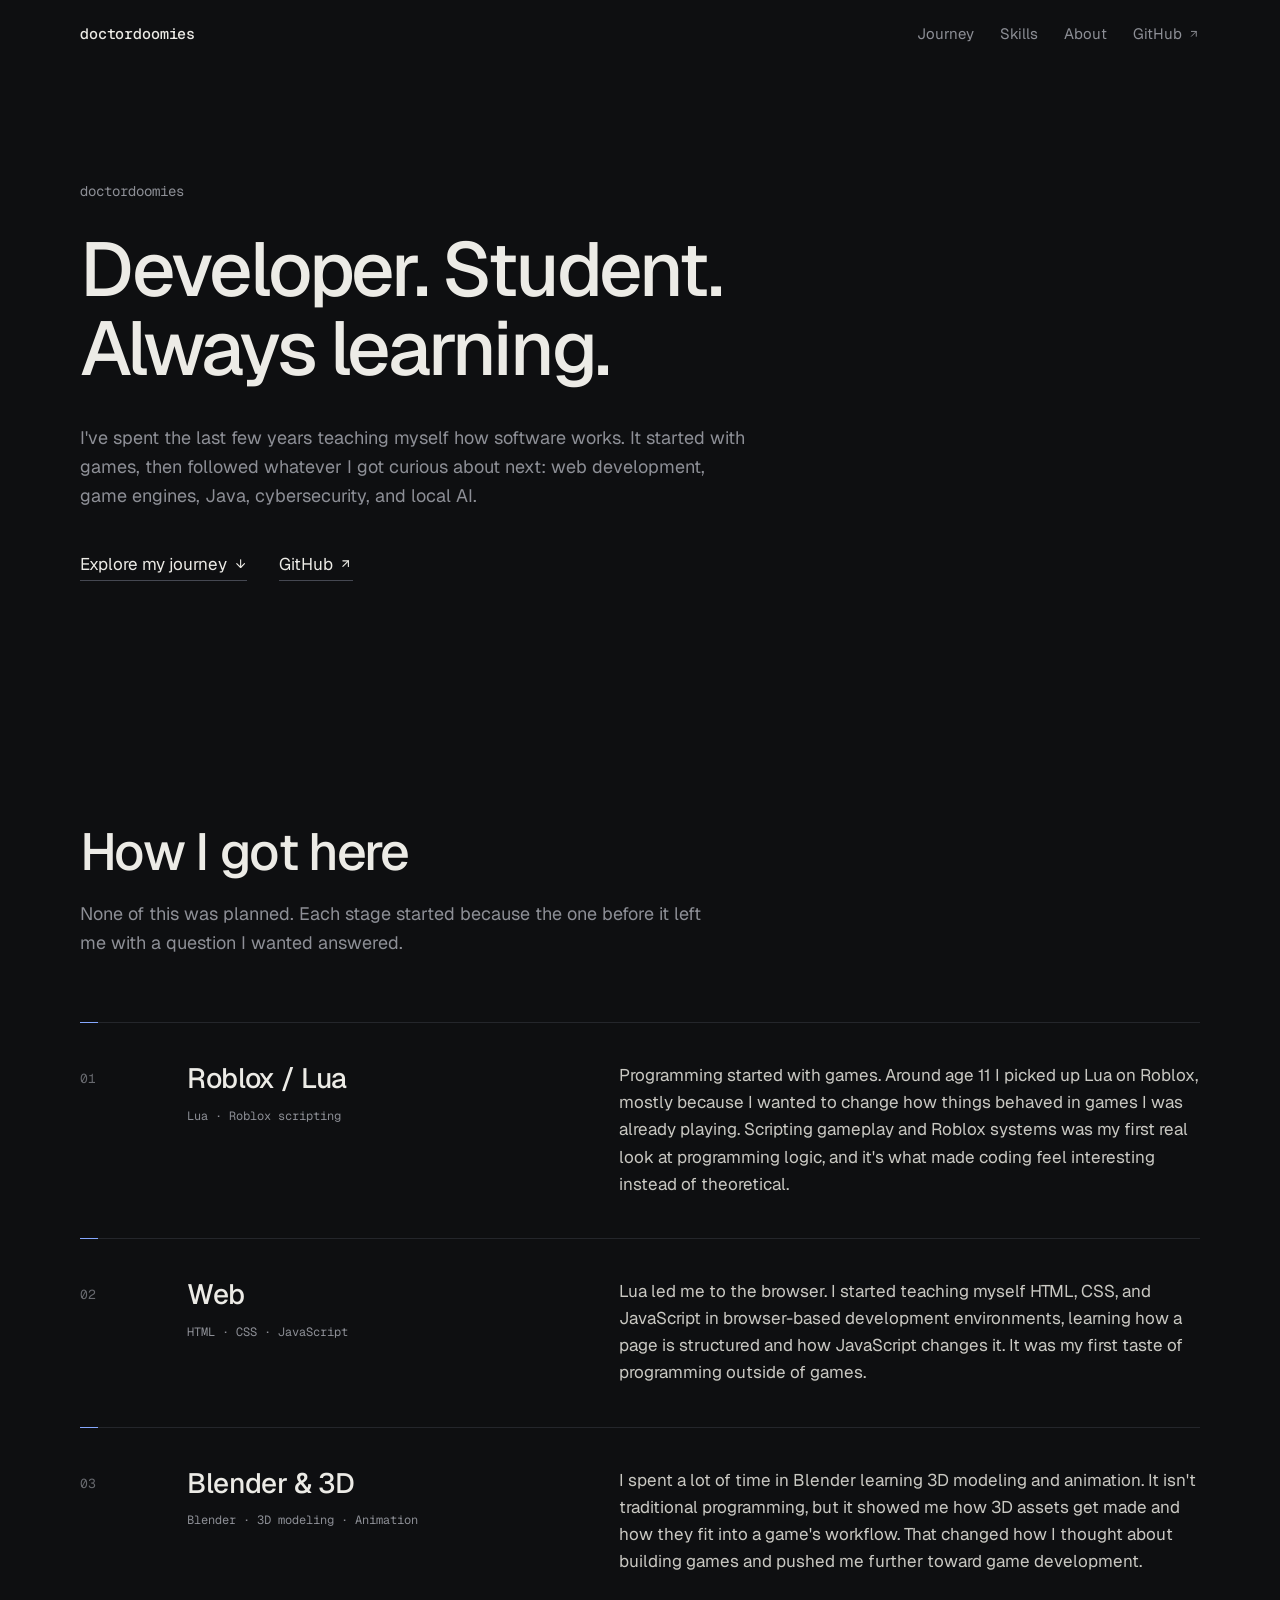
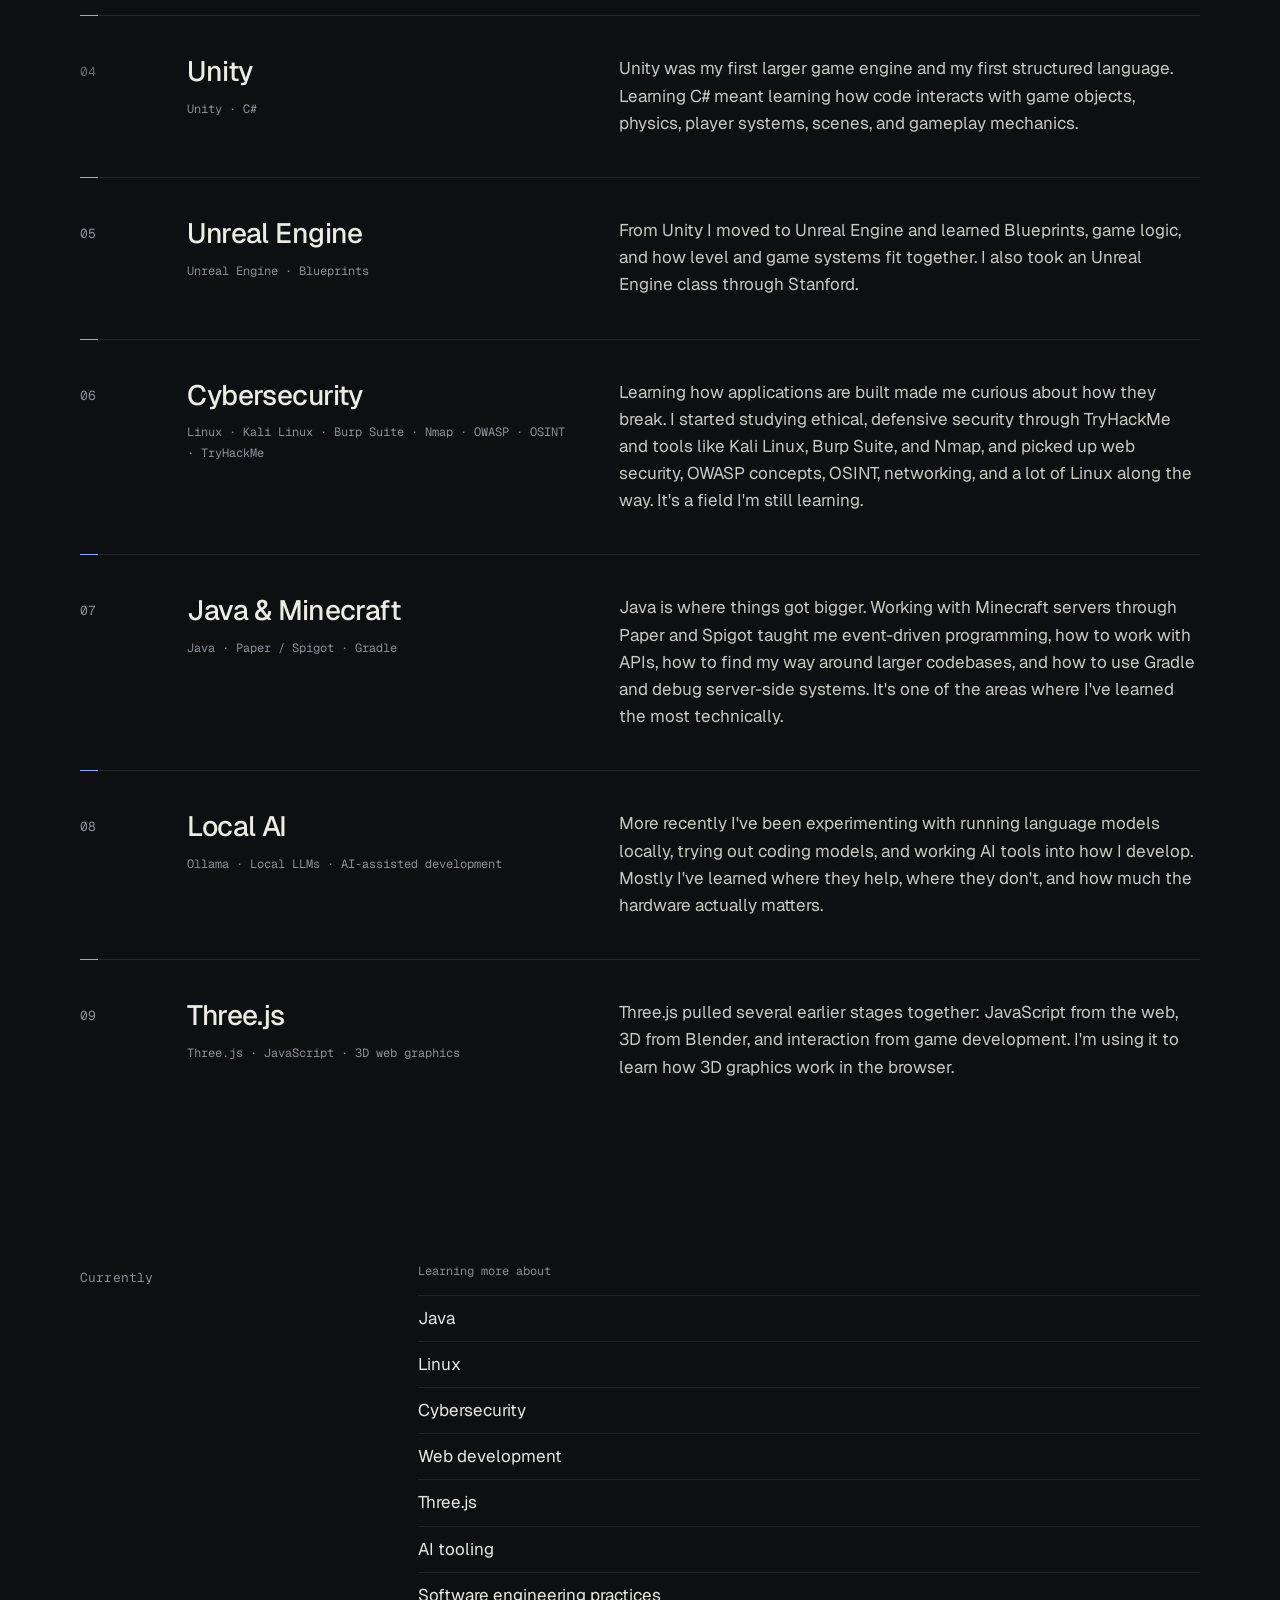
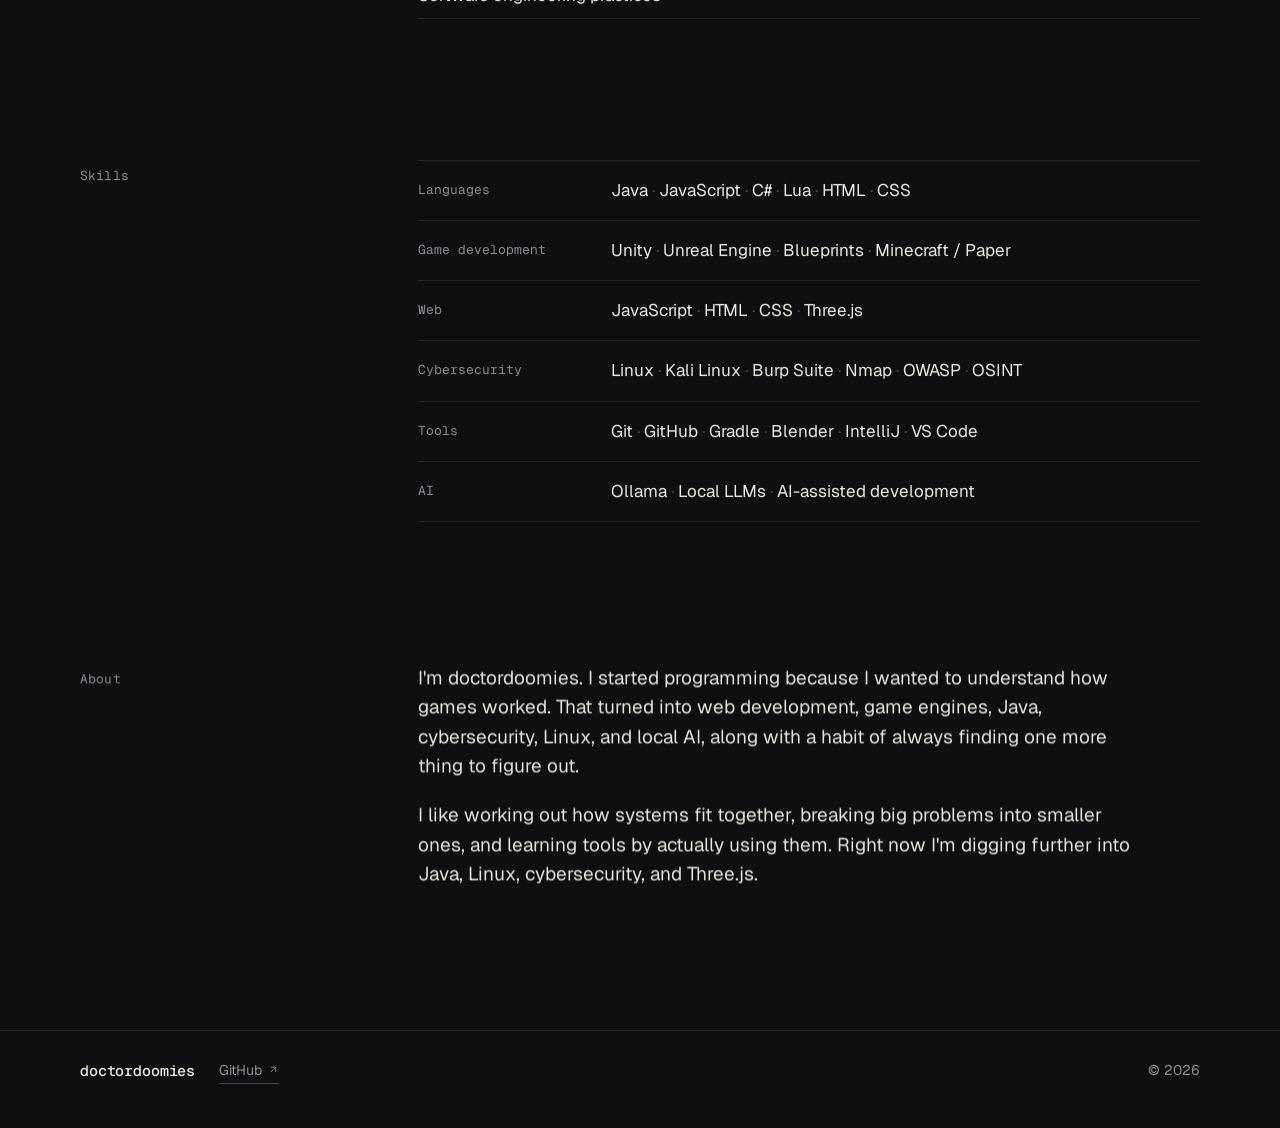
<file: index.html>
<!doctype html>
<html lang="en">
<head>
  <meta charset="utf-8">
  <meta name="viewport" content="width=device-width, initial-scale=1">
  <title>doctordoomies — Developer</title>
  <meta name="description" content="Developer exploring software, game development, cybersecurity, Java, web technologies, and local AI.">
  <link rel="canonical" href="https://doctordoomies.github.io/">
  <meta name="theme-color" content="#0e0f11">

  <meta property="og:type" content="website">
  <meta property="og:site_name" content="doctordoomies">
  <meta property="og:title" content="doctordoomies — Developer">
  <meta property="og:description" content="Developer exploring software, game development, cybersecurity, Java, web technologies, and local AI.">
  <meta property="og:url" content="https://doctordoomies.github.io/">
  <meta name="twitter:card" content="summary">

  <link rel="icon" href="assets/favicon.svg" type="image/svg+xml">

  <script>
    (function () {
      var r = document.documentElement;
      if (!matchMedia("(prefers-reduced-motion: reduce)").matches) {
        r.classList.add("js");
        window.__jsFailsafe = setTimeout(function () { r.classList.remove("js"); }, 3500);
      }
    })();
  </script>

  <link rel="preconnect" href="https://fonts.googleapis.com">
  <link rel="preconnect" href="https://fonts.gstatic.com" crossorigin>
  <link rel="stylesheet" href="https://fonts.googleapis.com/css2?family=Geist:wght@400;500&amp;family=Geist+Mono:wght@400;500&amp;display=swap">
  <link rel="stylesheet" href="styles.css">

  <script type="application/ld+json">
  {
    "@context": "https://schema.org",
    "@type": "Person",
    "name": "doctordoomies",
    "jobTitle": "Student Developer",
    "url": "https://doctordoomies.github.io/",
    "sameAs": ["https://github.com/doctordoomies"]
  }
  </script>
</head>
<body>
  <svg width="0" height="0" style="position:absolute" aria-hidden="true" focusable="false">
    <symbol id="i-up-right" viewBox="0 0 24 24"><path d="M7 7h10v10"/><path d="M7 17 17 7"/></symbol>
    <symbol id="i-down" viewBox="0 0 24 24"><path d="M12 5v14"/><path d="m19 12-7 7-7-7"/></symbol>
    <symbol id="i-right" viewBox="0 0 24 24"><path d="M5 12h14"/><path d="m12 5 7 7-7 7"/></symbol>
  </svg>

  <a class="skip" href="#main">Skip to content</a>

  <header class="site-header">
    <div class="wrap">
      <a class="wordmark" href="#top" aria-label="doctordoomies, back to top">doctordoomies<span class="wm-cursor" aria-hidden="true">_</span></a>
      <nav class="nav" aria-label="Primary">
        <a href="#journey">Journey</a>
        <a href="#skills">Skills</a>
        <a href="#about">About</a>
        <a href="https://github.com/doctordoomies" target="_blank" rel="noopener noreferrer">GitHub <svg class="ico arrow" aria-hidden="true"><use href="#i-up-right"/></svg></a>
      </nav>
    </div>
  </header>

  <main id="main">
    <section class="hero" id="top">
      <div class="wrap">
        <p class="eyebrow" data-hero>doctordoomies</p>
        <h1 data-hero data-split-hero>Developer. Student. Always learning.</h1>
        <p class="hero-text" data-hero>I've spent the last few years teaching myself how software works. It started with games, then followed whatever I got curious about next: web development, game engines, Java, cybersecurity, and local AI.</p>
        <p class="hero-links" data-hero>
          <a class="link" href="#journey">Explore my journey <svg class="ico arrow arrow--down" aria-hidden="true"><use href="#i-down"/></svg></a>
          <a class="link" href="https://github.com/doctordoomies" target="_blank" rel="noopener noreferrer">GitHub <svg class="ico arrow" aria-hidden="true"><use href="#i-up-right"/></svg></a>
        </p>
      </div>
    </section>

    <section class="section" id="journey" data-nav="journey" aria-labelledby="journey-h">
      <div class="wrap">
        <h2 class="lead" id="journey-h" data-reveal>How I got here</h2>
        <p class="lead-sub" data-reveal>None of this was planned. Each stage started because the one before it left me with a question I wanted answered.</p>

        <ol class="stage-list">
          <li data-row>
            <span class="num">01</span>
            <div class="stage-head">
              <svg class="ico row-ind" aria-hidden="true"><use href="#i-right"/></svg>
              <h3 class="stage-title">Roblox / Lua</h3>
              <p class="stage-tags">Lua · Roblox scripting</p>
            </div>
            <div class="stage-body">
              <p>Programming started with games. Around age 11 I picked up Lua on Roblox, mostly because I wanted to change how things behaved in games I was already playing. Scripting gameplay and Roblox systems was my first real look at programming logic, and it's what made coding feel interesting instead of theoretical.</p>
            </div>
          </li>
          <li data-row>
            <span class="num">02</span>
            <div class="stage-head">
              <svg class="ico row-ind" aria-hidden="true"><use href="#i-right"/></svg>
              <h3 class="stage-title">Web</h3>
              <p class="stage-tags">HTML · CSS · JavaScript</p>
            </div>
            <div class="stage-body">
              <p>Lua led me to the browser. I started teaching myself HTML, CSS, and JavaScript in browser-based development environments, learning how a page is structured and how JavaScript changes it. It was my first taste of programming outside of games.</p>
            </div>
          </li>
          <li data-row>
            <span class="num">03</span>
            <div class="stage-head">
              <svg class="ico row-ind" aria-hidden="true"><use href="#i-right"/></svg>
              <h3 class="stage-title">Blender &amp; 3D</h3>
              <p class="stage-tags">Blender · 3D modeling · Animation</p>
            </div>
            <div class="stage-body">
              <p>I spent a lot of time in Blender learning 3D modeling and animation. It isn't traditional programming, but it showed me how 3D assets get made and how they fit into a game's workflow. That changed how I thought about building games and pushed me further toward game development.</p>
            </div>
          </li>
          <li data-row>
            <span class="num">04</span>
            <div class="stage-head">
              <svg class="ico row-ind" aria-hidden="true"><use href="#i-right"/></svg>
              <h3 class="stage-title">Unity</h3>
              <p class="stage-tags">Unity · C#</p>
            </div>
            <div class="stage-body">
              <p>Unity was my first larger game engine and my first structured language. Learning C# meant learning how code interacts with game objects, physics, player systems, scenes, and gameplay mechanics.</p>
            </div>
          </li>
          <li data-row>
            <span class="num">05</span>
            <div class="stage-head">
              <svg class="ico row-ind" aria-hidden="true"><use href="#i-right"/></svg>
              <h3 class="stage-title">Unreal Engine</h3>
              <p class="stage-tags">Unreal Engine · Blueprints</p>
            </div>
            <div class="stage-body">
              <p>From Unity I moved to Unreal Engine and learned Blueprints, game logic, and how level and game systems fit together. I also took an Unreal Engine class through Stanford.</p>
            </div>
          </li>
          <li data-row>
            <span class="num">06</span>
            <div class="stage-head">
              <svg class="ico row-ind" aria-hidden="true"><use href="#i-right"/></svg>
              <h3 class="stage-title">Cybersecurity</h3>
              <p class="stage-tags">Linux · Kali Linux · Burp Suite · Nmap · OWASP · OSINT · TryHackMe</p>
            </div>
            <div class="stage-body">
              <p>Learning how applications are built made me curious about how they break. I started studying ethical, defensive security through TryHackMe and tools like Kali Linux, Burp Suite, and Nmap, and picked up web security, OWASP concepts, OSINT, networking, and a lot of Linux along the way. It's a field I'm still learning.</p>
            </div>
          </li>
          <li data-row>
            <span class="num">07</span>
            <div class="stage-head">
              <svg class="ico row-ind" aria-hidden="true"><use href="#i-right"/></svg>
              <h3 class="stage-title">Java &amp; Minecraft</h3>
              <p class="stage-tags">Java · Paper / Spigot · Gradle</p>
            </div>
            <div class="stage-body">
              <p>Java is where things got bigger. Working with Minecraft servers through Paper and Spigot taught me event-driven programming, how to work with APIs, how to find my way around larger codebases, and how to use Gradle and debug server-side systems. It's one of the areas where I've learned the most technically.</p>
            </div>
          </li>
          <li data-row>
            <span class="num">08</span>
            <div class="stage-head">
              <svg class="ico row-ind" aria-hidden="true"><use href="#i-right"/></svg>
              <h3 class="stage-title">Local AI</h3>
              <p class="stage-tags">Ollama · Local LLMs · AI-assisted development</p>
            </div>
            <div class="stage-body">
              <p>More recently I've been experimenting with running language models locally, trying out coding models, and working AI tools into how I develop. Mostly I've learned where they help, where they don't, and how much the hardware actually matters.</p>
            </div>
          </li>
          <li data-row>
            <span class="num">09</span>
            <div class="stage-head">
              <svg class="ico row-ind" aria-hidden="true"><use href="#i-right"/></svg>
              <h3 class="stage-title">Three.js</h3>
              <p class="stage-tags">Three.js · JavaScript · 3D web graphics</p>
            </div>
            <div class="stage-body">
              <p>Three.js pulled several earlier stages together: JavaScript from the web, 3D from Blender, and interaction from game development. I'm using it to learn how 3D graphics work in the browser.</p>
            </div>
          </li>
        </ol>
      </div>
    </section>

    <section class="section" id="currently" data-nav="journey" aria-labelledby="currently-h">
      <div class="wrap split" data-reveal>
        <h2 class="section-title" id="currently-h">Currently</h2>
        <div class="currently">
          <div>
            <h3 class="mini-title">Learning more about</h3>
            <ul class="learning-list">
              <li>Java</li>
              <li>Linux</li>
              <li>Cybersecurity</li>
              <li>Web development</li>
              <li>Three.js</li>
              <li>AI tooling</li>
              <li>Software engineering practices</li>
            </ul>
          </div>
        </div>
      </div>
    </section>

    <section class="section" id="skills" data-nav="skills" aria-labelledby="skills-h">
      <div class="wrap split" data-reveal>
        <h2 class="section-title" id="skills-h">Skills</h2>
        <dl class="def-list">
          <div>
            <dt>Languages</dt>
            <dd>Java <span class="sep">·</span> JavaScript <span class="sep">·</span> C# <span class="sep">·</span> Lua <span class="sep">·</span> HTML <span class="sep">·</span> CSS</dd>
          </div>
          <div>
            <dt>Game development</dt>
            <dd>Unity <span class="sep">·</span> Unreal Engine <span class="sep">·</span> Blueprints <span class="sep">·</span> Minecraft / Paper</dd>
          </div>
          <div>
            <dt>Web</dt>
            <dd>JavaScript <span class="sep">·</span> HTML <span class="sep">·</span> CSS <span class="sep">·</span> Three.js</dd>
          </div>
          <div>
            <dt>Cybersecurity</dt>
            <dd>Linux <span class="sep">·</span> Kali Linux <span class="sep">·</span> Burp Suite <span class="sep">·</span> Nmap <span class="sep">·</span> OWASP <span class="sep">·</span> OSINT</dd>
          </div>
          <div>
            <dt>Tools</dt>
            <dd>Git <span class="sep">·</span> GitHub <span class="sep">·</span> Gradle <span class="sep">·</span> Blender <span class="sep">·</span> IntelliJ <span class="sep">·</span> VS Code</dd>
          </div>
          <div>
            <dt>AI</dt>
            <dd>Ollama <span class="sep">·</span> Local LLMs <span class="sep">·</span> AI-assisted development</dd>
          </div>
        </dl>
      </div>
    </section>

    <section class="section" id="about" data-nav="about" aria-labelledby="about-h">
      <div class="wrap split" data-reveal>
        <h2 class="section-title" id="about-h">About</h2>
        <div class="about-text">
          <p>I'm doctordoomies. I started programming because I wanted to understand how games worked. That turned into web development, game engines, Java, cybersecurity, Linux, and local AI, along with a habit of always finding one more thing to figure out.</p>
          <p>I like working out how systems fit together, breaking big problems into smaller ones, and learning tools by actually using them. Right now I'm digging further into Java, Linux, cybersecurity, and Three.js.</p>
        </div>
      </div>
    </section>

  </main>

  <footer class="site-footer">
    <div class="wrap">
      <div class="footer-left">
        <span class="wordmark">doctordoomies</span>
        <a class="link" href="https://github.com/doctordoomies" target="_blank" rel="noopener noreferrer">GitHub <svg class="ico arrow" aria-hidden="true"><use href="#i-up-right"/></svg></a>
      </div>
      <div class="footer-right">
        <span>© <span id="year">2026</span></span>
      </div>
    </div>
  </footer>

  <script src="vendor/gsap.min.js" defer></script>
  <script src="vendor/ScrollTrigger.min.js" defer></script>
  <script src="vendor/lenis.min.js" defer></script>
  <script src="vendor/split-type.min.js" defer></script>
  <script src="main.js" defer></script>
</body>
</html>
</file>
<file: styles.css>
:root {
  --bg: #0e0f11;
  --text: #ecebe6;
  --muted: #8d8f96;
  --line: #24262b;
  --line-strong: #454852;
  --accent: #86a8ff;

  --max-width: 1120px;
  --gutter: clamp(20px, 4vw, 40px);
  --section-space: clamp(72px, 11vw, 144px);

  --font: "Geist", system-ui, -apple-system, "Segoe UI", Roboto, sans-serif;
  --mono: "Geist Mono", ui-monospace, "SF Mono", Menlo, Consolas, monospace;
  --ease: cubic-bezier(0.16, 1, 0.3, 1);
}

/* Animatable divider parts (falls back gracefully where unsupported) */
@property --seg { syntax: "<length>"; inherits: false; initial-value: 18px; }
@property --rl { syntax: "<color>"; inherits: false; initial-value: #24262b; }

*,
*::before,
*::after {
  box-sizing: border-box;
}

html {
  color-scheme: dark;
  scroll-behavior: smooth;
  -webkit-text-size-adjust: 100%;
}

/* Lenis */
html.lenis, html.lenis body { height: auto; }
.lenis.lenis-smooth { scroll-behavior: auto !important; }
.lenis.lenis-stopped { overflow: hidden; }

body {
  margin: 0;
  background: var(--bg);
  color: var(--text);
  font-family: var(--font);
  font-size: 1.0625rem;
  line-height: 1.6;
  -webkit-font-smoothing: antialiased;
  text-rendering: optimizeLegibility;
}

::selection {
  background: var(--accent);
  color: #0e0f11;
}

h1, h2, h3, p, ol, ul, dl, dd {
  margin: 0;
  padding: 0;
}
ol, ul { list-style: none; }
[hidden] { display: none !important; }

.wrap {
  width: 100%;
  max-width: calc(var(--max-width) + var(--gutter) * 2);
  margin-inline: auto;
  padding-inline: var(--gutter);
}

.skip {
  position: absolute;
  left: var(--gutter);
  top: -100px;
  background: var(--text);
  color: var(--bg);
  padding: 8px 14px;
  font-size: 0.875rem;
  z-index: 50;
}
.skip:focus { top: 12px; }

/* ---------- Links & icons ---------- */

a { color: inherit; text-decoration: none; }

.ico {
  display: inline-block;
  width: 0.78em;
  height: 0.78em;
  flex: none;
  fill: none;
  stroke: currentColor;
  stroke-width: 2;
  stroke-linecap: round;
  stroke-linejoin: round;
  vertical-align: -0.04em;
}
.arrow {
  margin-left: 0.15em;
  transition: transform 0.22s var(--ease);
}

.link {
  position: relative;
  display: inline-block;
  padding-bottom: 3px;
}
.link::before,
.link::after {
  content: "";
  position: absolute;
  left: 0;
  right: 0;
  bottom: 0;
  height: 1px;
}
.link::before { background: var(--line-strong); }
.link::after {
  background: var(--accent);
  transform: scaleX(0);
  transform-origin: right;
  transition: transform 0.35s var(--ease);
}
.link:active::after,
.link:focus-visible::after {
  transform: scaleX(1);
  transform-origin: left;
}

a:focus-visible,
button:focus-visible {
  outline: 2px solid var(--accent);
  outline-offset: 4px;
  border-radius: 2px;
}

/* ---------- Header ---------- */

.site-header {
  position: sticky;
  top: 0;
  z-index: 30;
  background: var(--bg);
  padding-block: 20px;
  transition: transform 0.3s var(--ease), box-shadow 0.3s ease;
}
.site-header.is-stuck { box-shadow: 0 1px 0 var(--line); }
.site-header.is-hidden { transform: translateY(-100%); }
.site-header .wrap {
  display: flex;
  justify-content: space-between;
  align-items: baseline;
  gap: 24px;
}
.wordmark {
  font-family: var(--mono);
  font-size: 0.9375rem;
  font-weight: 500;
  letter-spacing: -0.01em;
}
.wm-cursor {
  display: inline-block;
  margin-left: 1px;
  color: var(--accent);
  opacity: 0;
  transition: opacity 0.2s ease;
}
.nav {
  display: flex;
  flex-wrap: wrap;
  gap: 4px 26px;
  font-size: 0.9375rem;
}
.nav a {
  position: relative;
  padding-block: 2px;
  color: var(--muted);
  transition: color 0.2s ease, transform 0.2s var(--ease);
}
.nav a::after {
  content: "";
  position: absolute;
  left: 0;
  right: 0;
  bottom: 0;
  height: 1px;
  background: var(--accent);
  transform: scaleX(0);
  transform-origin: right;
  transition: transform 0.35s var(--ease);
}
.nav a[aria-current] { color: var(--text); }
.nav a[aria-current]::after,
.nav a:focus-visible::after {
  transform: scaleX(1);
  transform-origin: left;
}

/* ---------- Hero ---------- */

.hero {
  padding-top: clamp(56px, 9vw, 112px);
  padding-bottom: clamp(56px, 8vw, 104px);
}
.eyebrow {
  font-family: var(--mono);
  font-size: 0.875rem;
  color: var(--muted);
  margin-bottom: 28px;
}
.hero h1 {
  font-size: clamp(2.5rem, 1.2rem + 5.2vw, 4.75rem);
  line-height: 1.04;
  letter-spacing: -0.038em;
  font-weight: 500;
  max-width: 15ch;
  text-wrap: balance;
}
.hero-text {
  margin-top: 36px;
  max-width: 56ch;
  color: var(--muted);
  font-size: 1.125rem;
}
.hero-links {
  display: flex;
  flex-wrap: wrap;
  gap: 12px 32px;
  margin-top: 40px;
}

/* ---------- Sections ---------- */

.section { padding-top: var(--section-space); }
.section:last-of-type { padding-bottom: var(--section-space); }
section[id] { scroll-margin-top: calc(96px - var(--section-space)); }
section#top { scroll-margin-top: 0; }

.split {
  display: grid;
  grid-template-columns: minmax(0, 1fr) minmax(0, 3fr);
  gap: 24px clamp(32px, 6vw, 96px);
}
.section-title {
  font-family: var(--mono);
  font-size: 0.8125rem;
  font-weight: 400;
  color: var(--muted);
  padding-top: 6px;
  letter-spacing: 0.01em;
}
.split > .section-title {
  position: sticky;
  top: 88px;
  align-self: start;
}

.lead {
  font-size: clamp(2rem, 1.2rem + 3vw, 3.25rem);
  line-height: 1.08;
  letter-spacing: -0.032em;
  font-weight: 500;
  text-wrap: balance;
}
.lead-sub {
  margin-top: 20px;
  max-width: 52ch;
  color: var(--muted);
  font-size: 1.125rem;
}

/* ---------- Journey ---------- */

.stage-list { margin-top: clamp(40px, 5vw, 64px); }
.stage-list > li {
  position: relative;
  display: grid;
  grid-template-columns: 56px minmax(0, 1.05fr) minmax(0, 1.6fr);
  gap: 14px clamp(24px, 4vw, 56px);
  padding-block: 40px;
  --rl: var(--line);
  --seg: 18px;
}
.stage-list > li::before {
  content: "";
  position: absolute;
  top: 0;
  left: 0;
  right: 0;
  height: 1px;
  background: linear-gradient(90deg, var(--accent) 0 var(--seg), var(--rl) var(--seg));
  transform: scaleX(var(--draw, 1));
  transform-origin: left;
  transition: --seg 0.35s var(--ease), --rl 0.25s ease;
}
.num {
  font-family: var(--mono);
  font-size: 0.8125rem;
  color: var(--muted);
  opacity: 0.7;
  padding-top: 7px;
  font-variant-numeric: tabular-nums;
  transition: opacity 0.2s ease, color 0.2s ease;
}
.stage-head { position: relative; }
.stage-title,
.stage-tags {
  transition: transform 0.3s var(--ease);
}
.stage-title {
  font-size: clamp(1.375rem, 1.1rem + 0.9vw, 1.75rem);
  line-height: 1.2;
  letter-spacing: -0.02em;
  font-weight: 500;
}
.stage-tags {
  margin-top: 10px;
  font-family: var(--mono);
  font-size: 0.75rem;
  line-height: 1.7;
  color: var(--muted);
}
.stage-body p {
  max-width: 54ch;
  color: #c9c8c2;
}
.row-ind {
  position: absolute;
  left: -30px;
  top: 0.4em;
  width: 0.9rem;
  height: 0.9rem;
  color: var(--accent);
  opacity: 0;
  transform: translateX(-6px);
  transition: opacity 0.2s ease, transform 0.3s var(--ease);
}

/* ---------- Currently / definition lists ---------- */


.mini-title {
  font-family: var(--mono);
  font-size: 0.75rem;
  font-weight: 400;
  color: var(--muted);
  margin-bottom: 14px;
}
.learning-list li {
  padding-block: 9px;
  border-top: 1px solid var(--line);
}
.learning-list li:last-child { border-bottom: 1px solid var(--line); }

.def-list > div {
  display: grid;
  grid-template-columns: minmax(120px, 0.55fr) minmax(0, 2fr);
  gap: 8px 32px;
  padding-block: 16px;
  border-top: 1px solid var(--line);
  transition: border-color 0.25s ease;
}
.def-list > div:last-child { border-bottom: 1px solid var(--line); }
.def-list dt {
  font-family: var(--mono);
  font-size: 0.8125rem;
  color: var(--muted);
  padding-top: 3px;
  transition: color 0.2s ease;
}
.def-list dd { max-width: 62ch; }
.def-list .sep { color: var(--line-strong); }

.about-text p {
  max-width: 56ch;
  font-size: 1.1875rem;
  line-height: 1.55;
}
.about-text p + p { margin-top: 20px; }

/* ---------- Footer ---------- */

.site-footer {
  border-top: 1px solid var(--line);
  padding-block: 28px 44px;
  font-size: 0.875rem;
  color: var(--muted);
}
.site-footer .wrap {
  display: flex;
  flex-wrap: wrap;
  justify-content: space-between;
  gap: 12px 32px;
}
.footer-left {
  display: flex;
  flex-wrap: wrap;
  gap: 8px 24px;
}
.footer-left .wordmark { color: var(--text); }

/* ---------- Motion: initial states (only while JS animation is active) ---------- */

.js [data-hero],
.js [data-reveal],
.js [data-row]:not(.is-in) > * { opacity: 0; }
.js [data-row] { --draw: 0; }

/* ---------- Hover enhancements: real pointers only ---------- */

@media (hover: hover) and (pointer: fine) {
  .link:hover::after {
    transform: scaleX(1);
    transform-origin: left;
  }
  a:hover .arrow { transform: translate(3px, -3px); }
  a:hover .arrow--down { transform: translateY(3px); }
  .wordmark:hover .wm-cursor { opacity: 1; }
  .nav a:hover {
    color: var(--text);
    transform: translateY(-1px);
  }
  .nav a:hover::after {
    transform: scaleX(1);
    transform-origin: left;
  }
  .site-footer a:hover { color: var(--text); }

  .stage-list > li:hover { --seg: 56px; --rl: var(--line-strong); }
  .stage-list > li:hover .num { opacity: 1; color: var(--accent); }
  .stage-list > li:hover .row-ind { opacity: 1; transform: none; }
  .stage-list > li:hover .stage-title,
  .stage-list > li:hover .stage-tags { transform: translateX(4px); }

  .def-list > div:hover { border-top-color: var(--line-strong); }
  .def-list > div:hover dt { color: var(--text); }

}

/* ---------- Responsive ---------- */

@media (max-width: 900px) {
  .split { grid-template-columns: 1fr; }
  .split > .section-title { position: static; }
  .stage-list > li { grid-template-columns: 40px minmax(0, 1fr); }
  .stage-list > li > .stage-body { grid-column: 2; }
}

@media (max-width: 560px) {
  body { font-size: 1rem; }
  .site-header { padding-block: 14px; }
  .site-header .wrap { flex-direction: column; gap: 6px; }
  .nav { gap: 0 18px; font-size: 0.875rem; }
  .stage-list > li {
    grid-template-columns: 1fr;
    padding-block: 32px;
    gap: 10px;
  }
  .stage-list > li > .stage-body { grid-column: auto; }
  .num { padding-top: 0; }
  .def-list > div { grid-template-columns: 1fr; gap: 4px; }
  .hero-links { gap: 14px 24px; }
}

/* Comfortable tap targets on touch devices */
@media (pointer: coarse) {
  .nav a { padding-block: 12px; }
  .hero-links .link,
  .site-footer a { padding-block: 8px; }
}

@media (prefers-reduced-motion: reduce) {
  html { scroll-behavior: auto; }
  *, *::before, *::after {
    transition-duration: 0.001ms !important;
    animation: none !important;
  }
}
</file>
